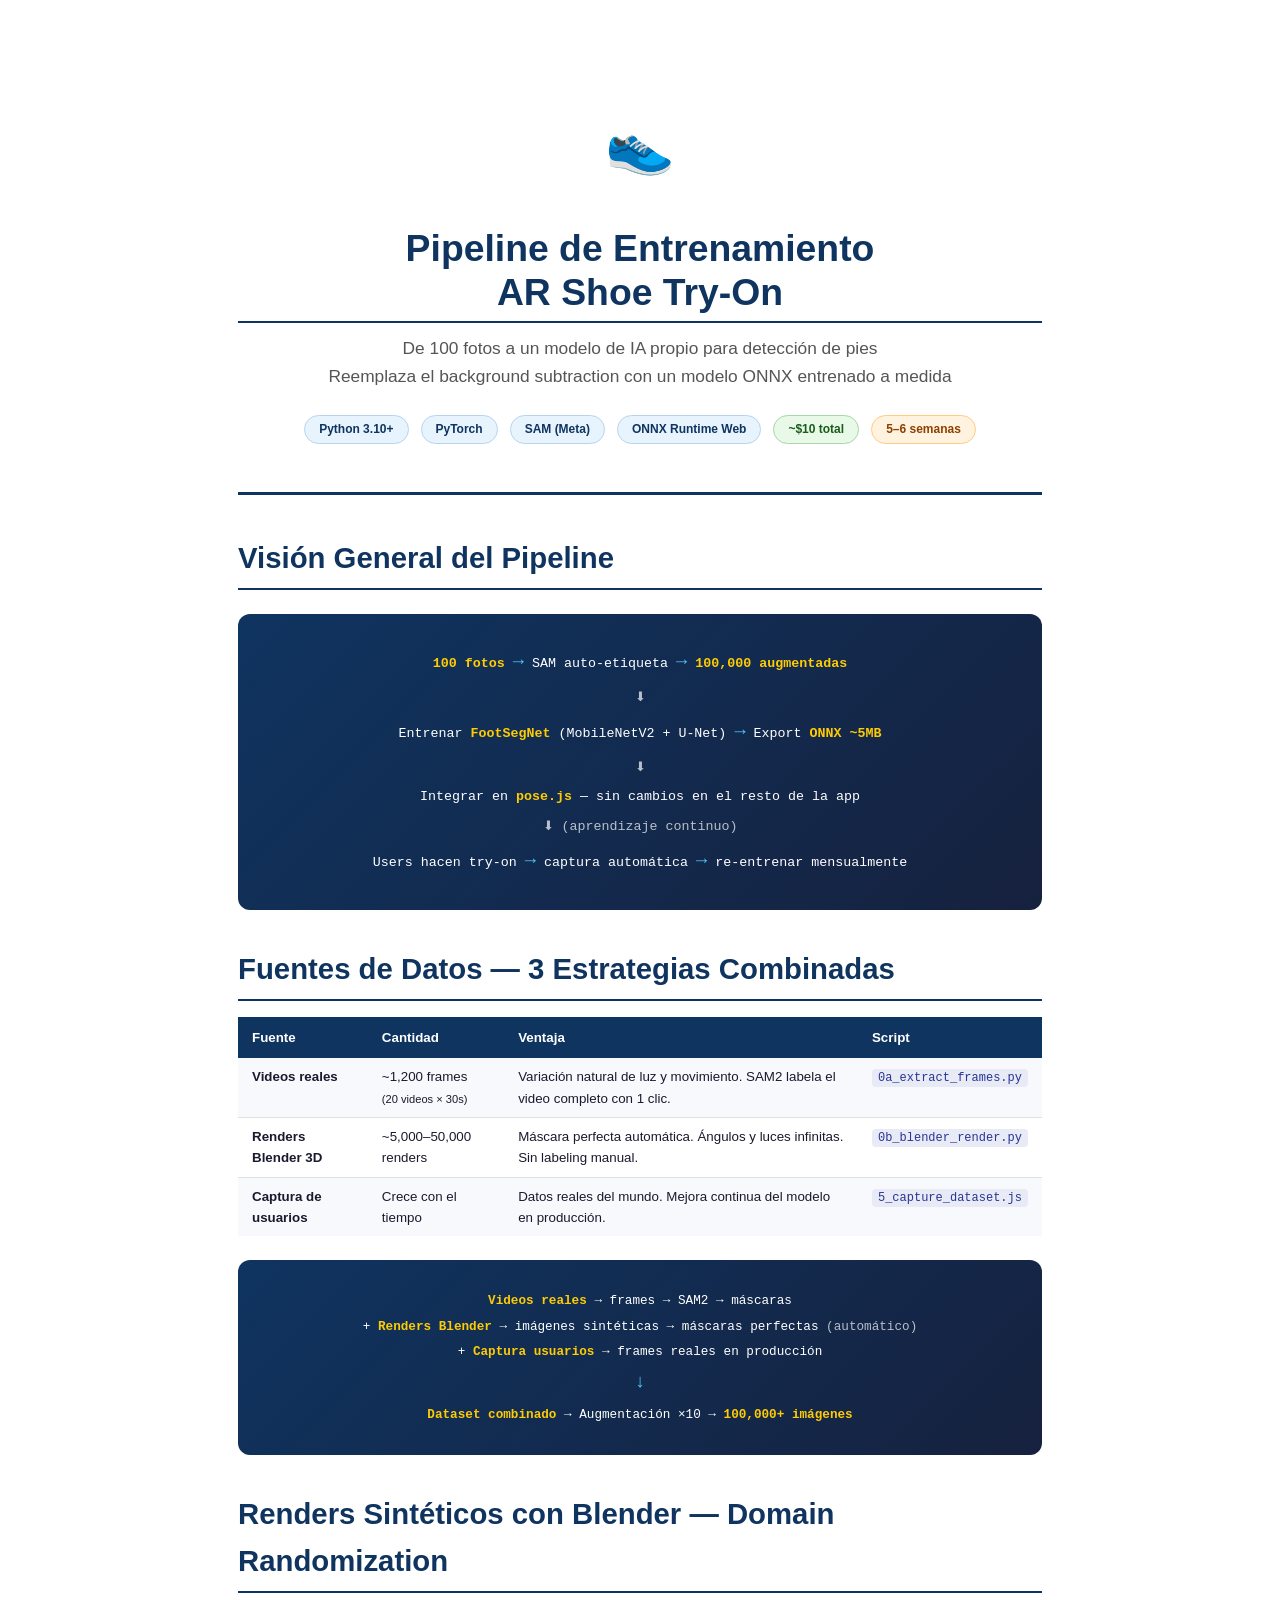
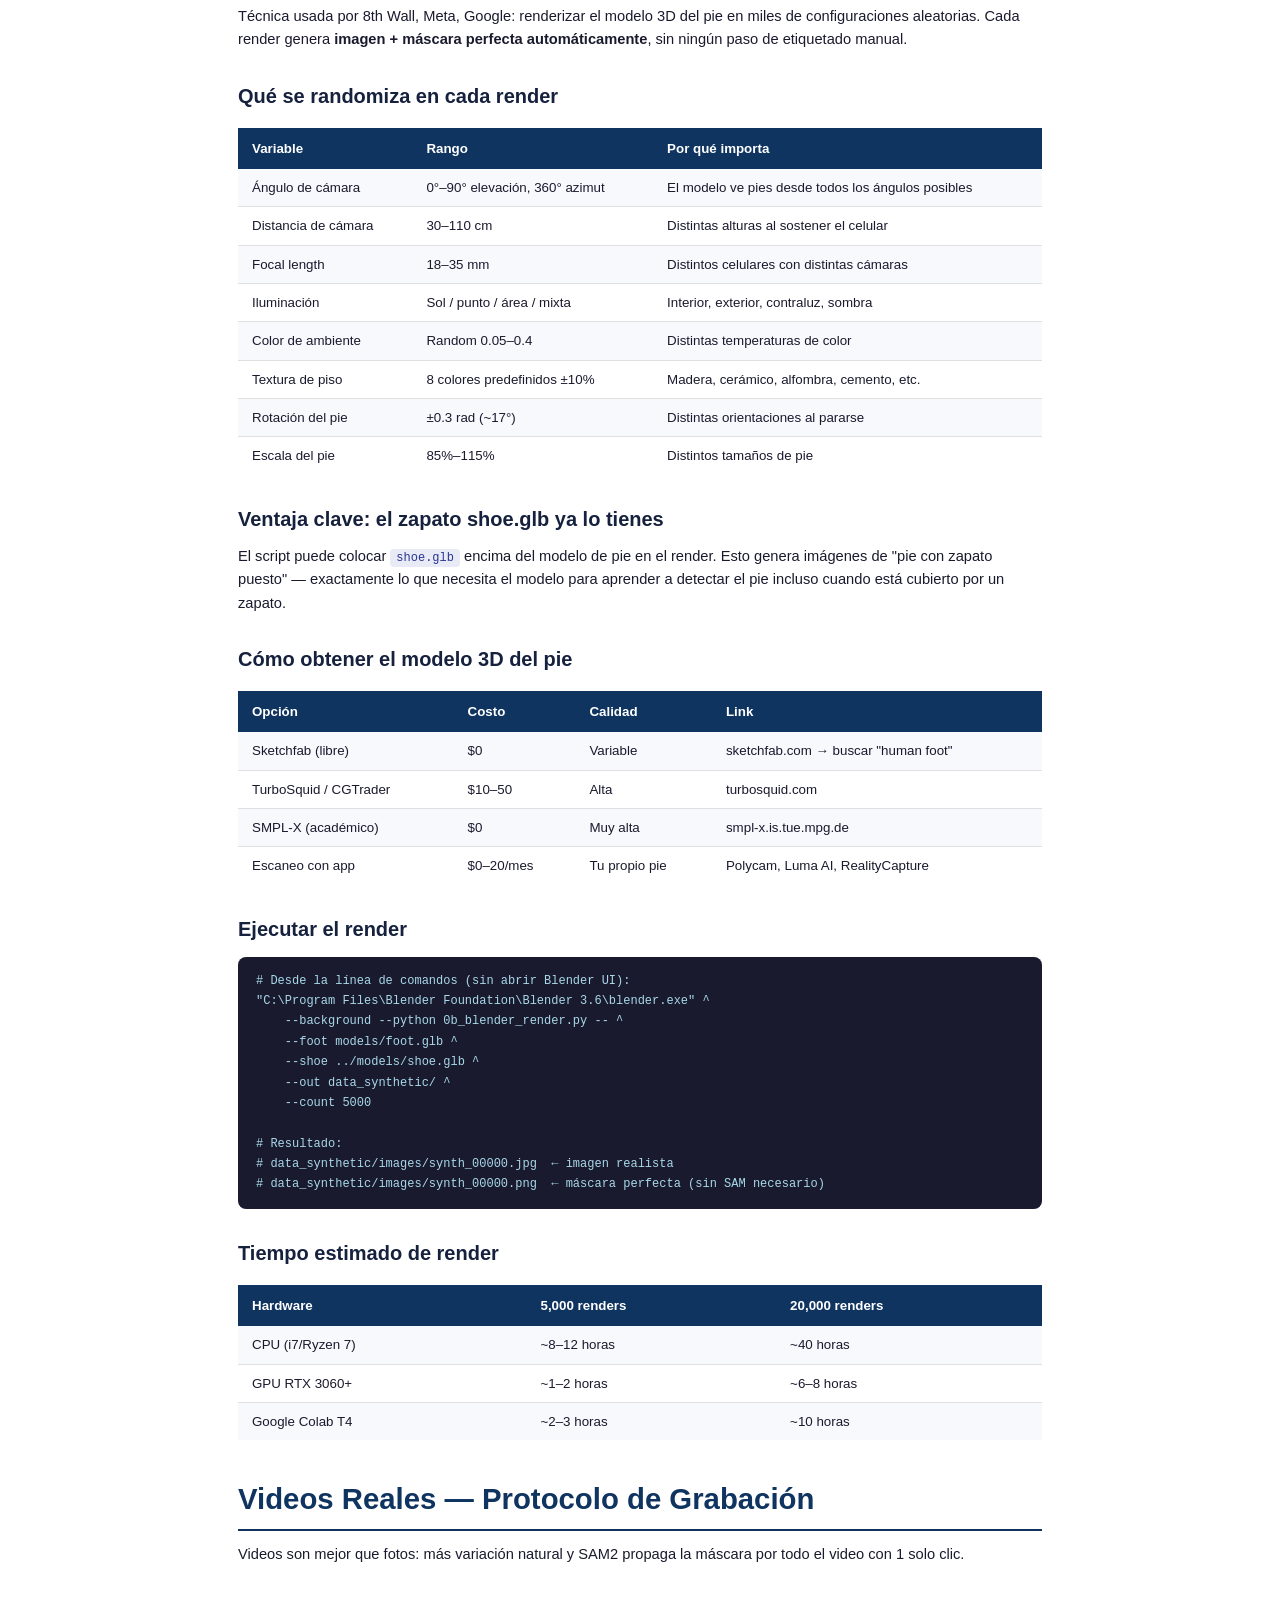
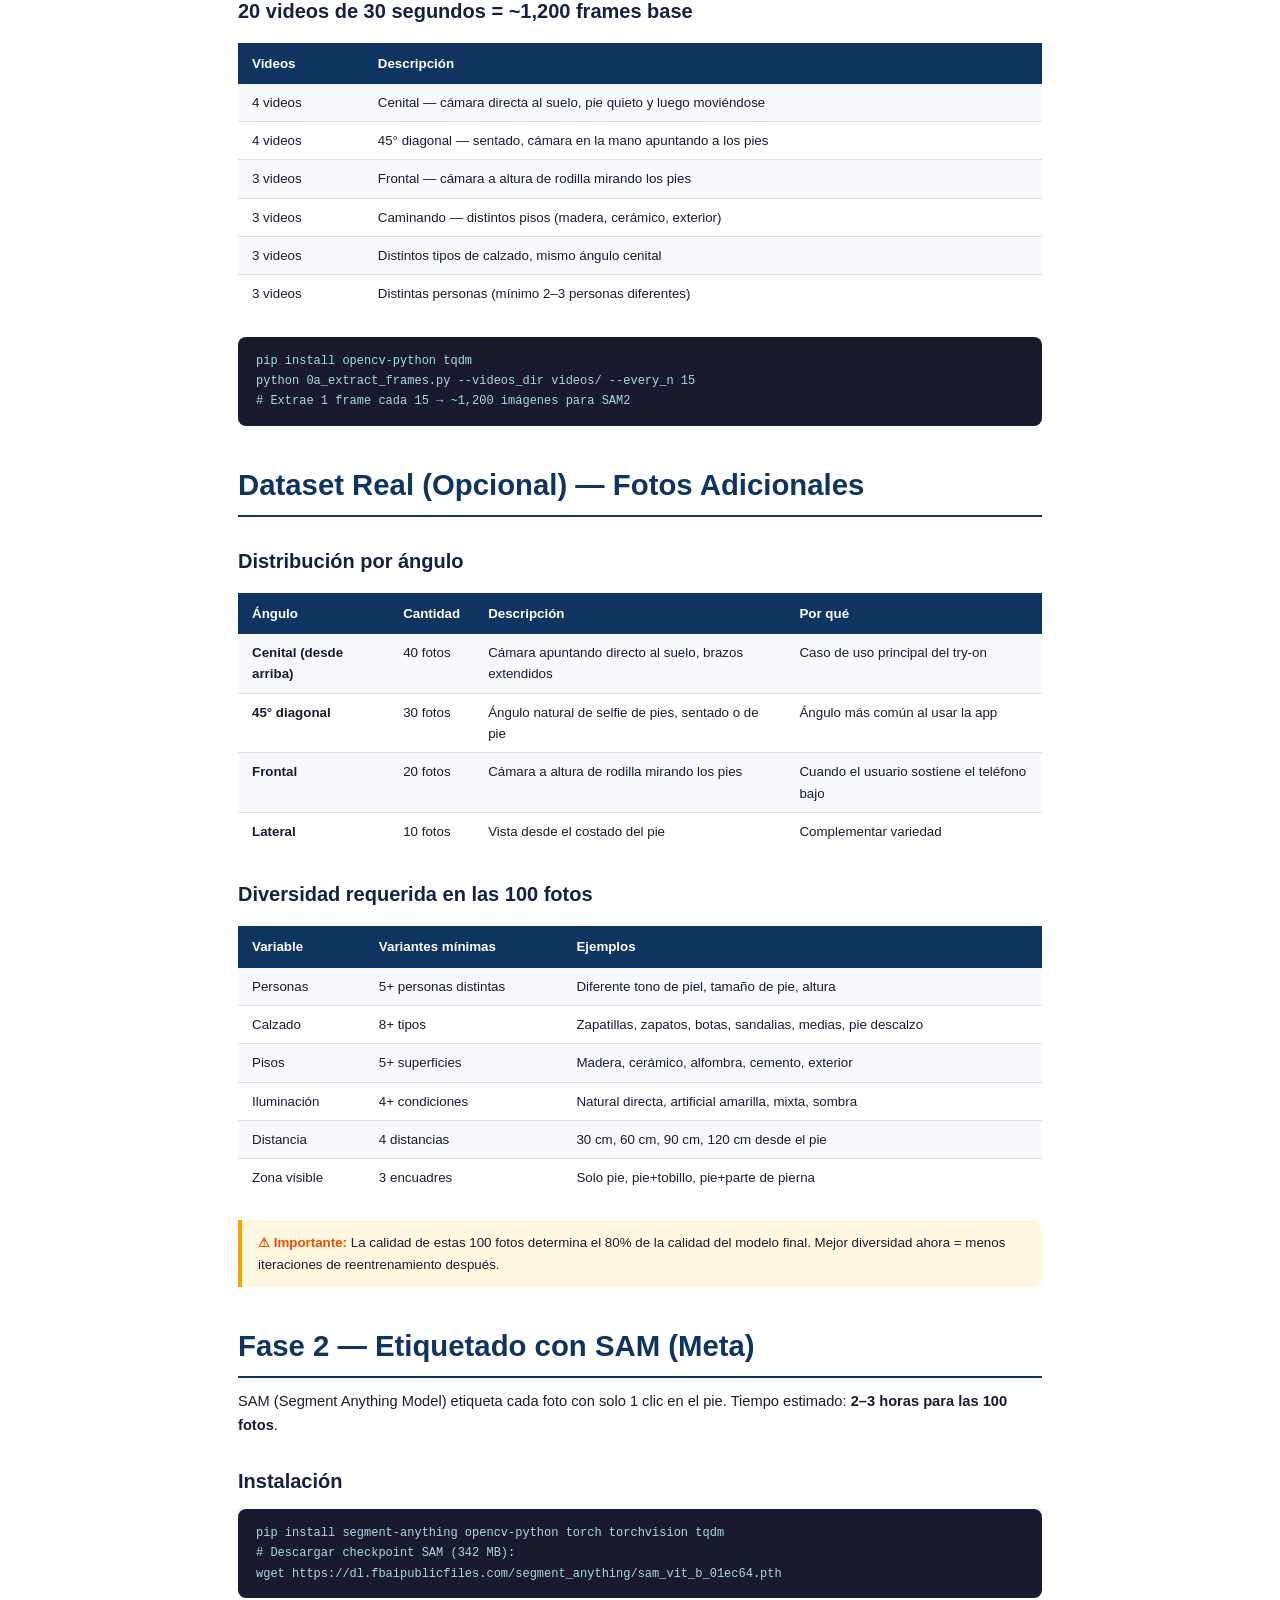
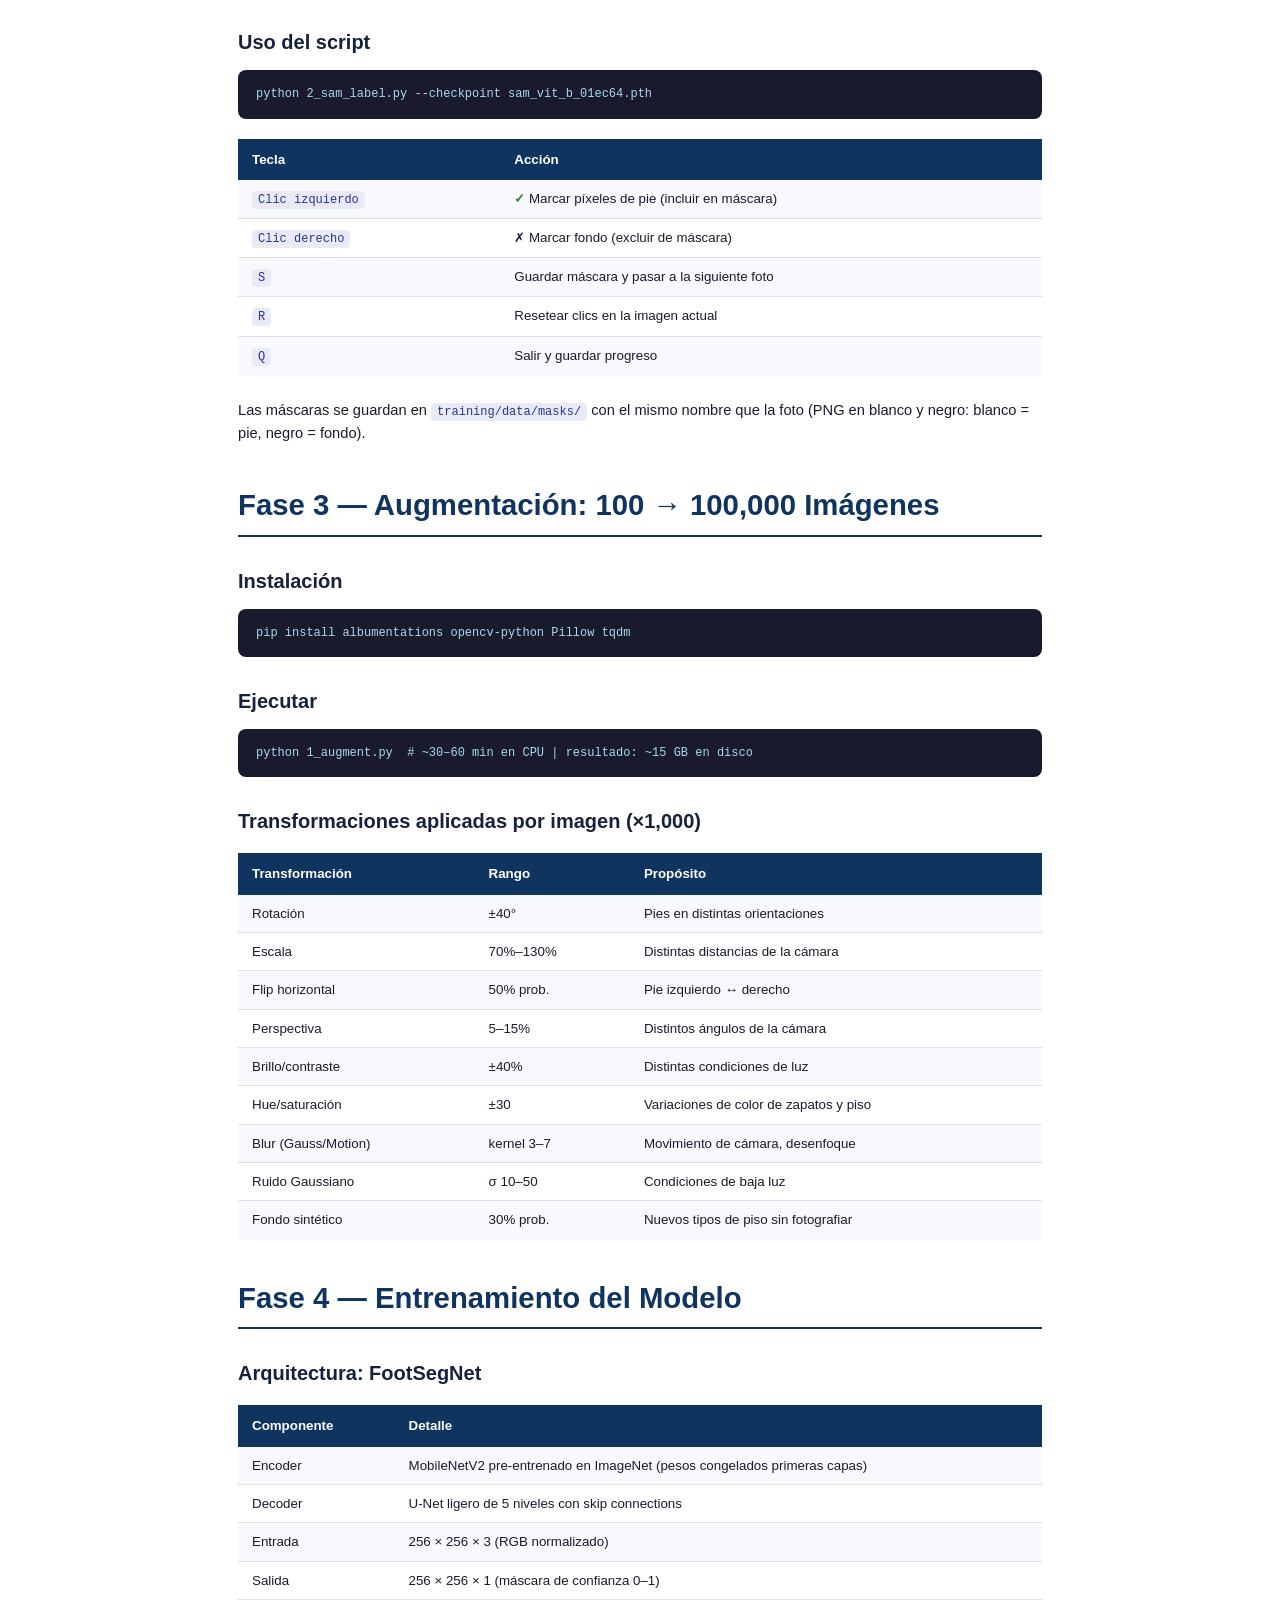
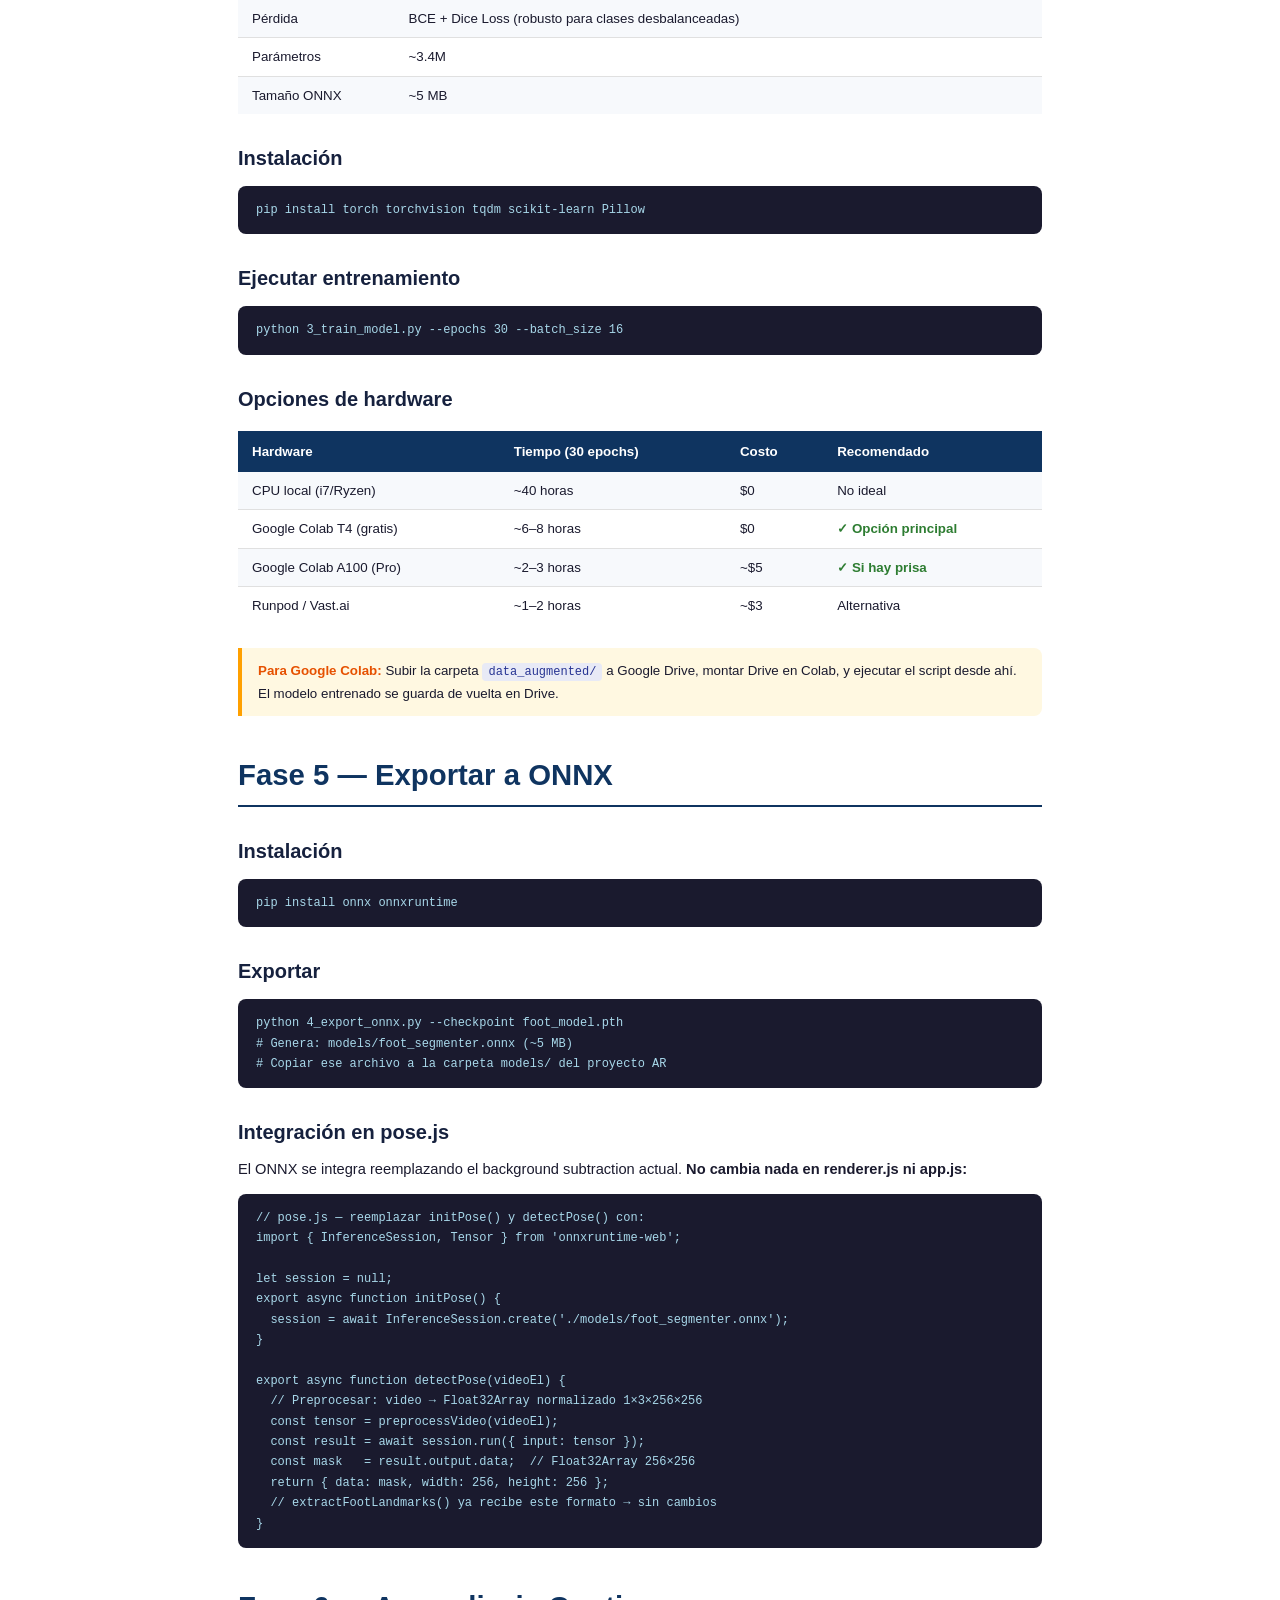
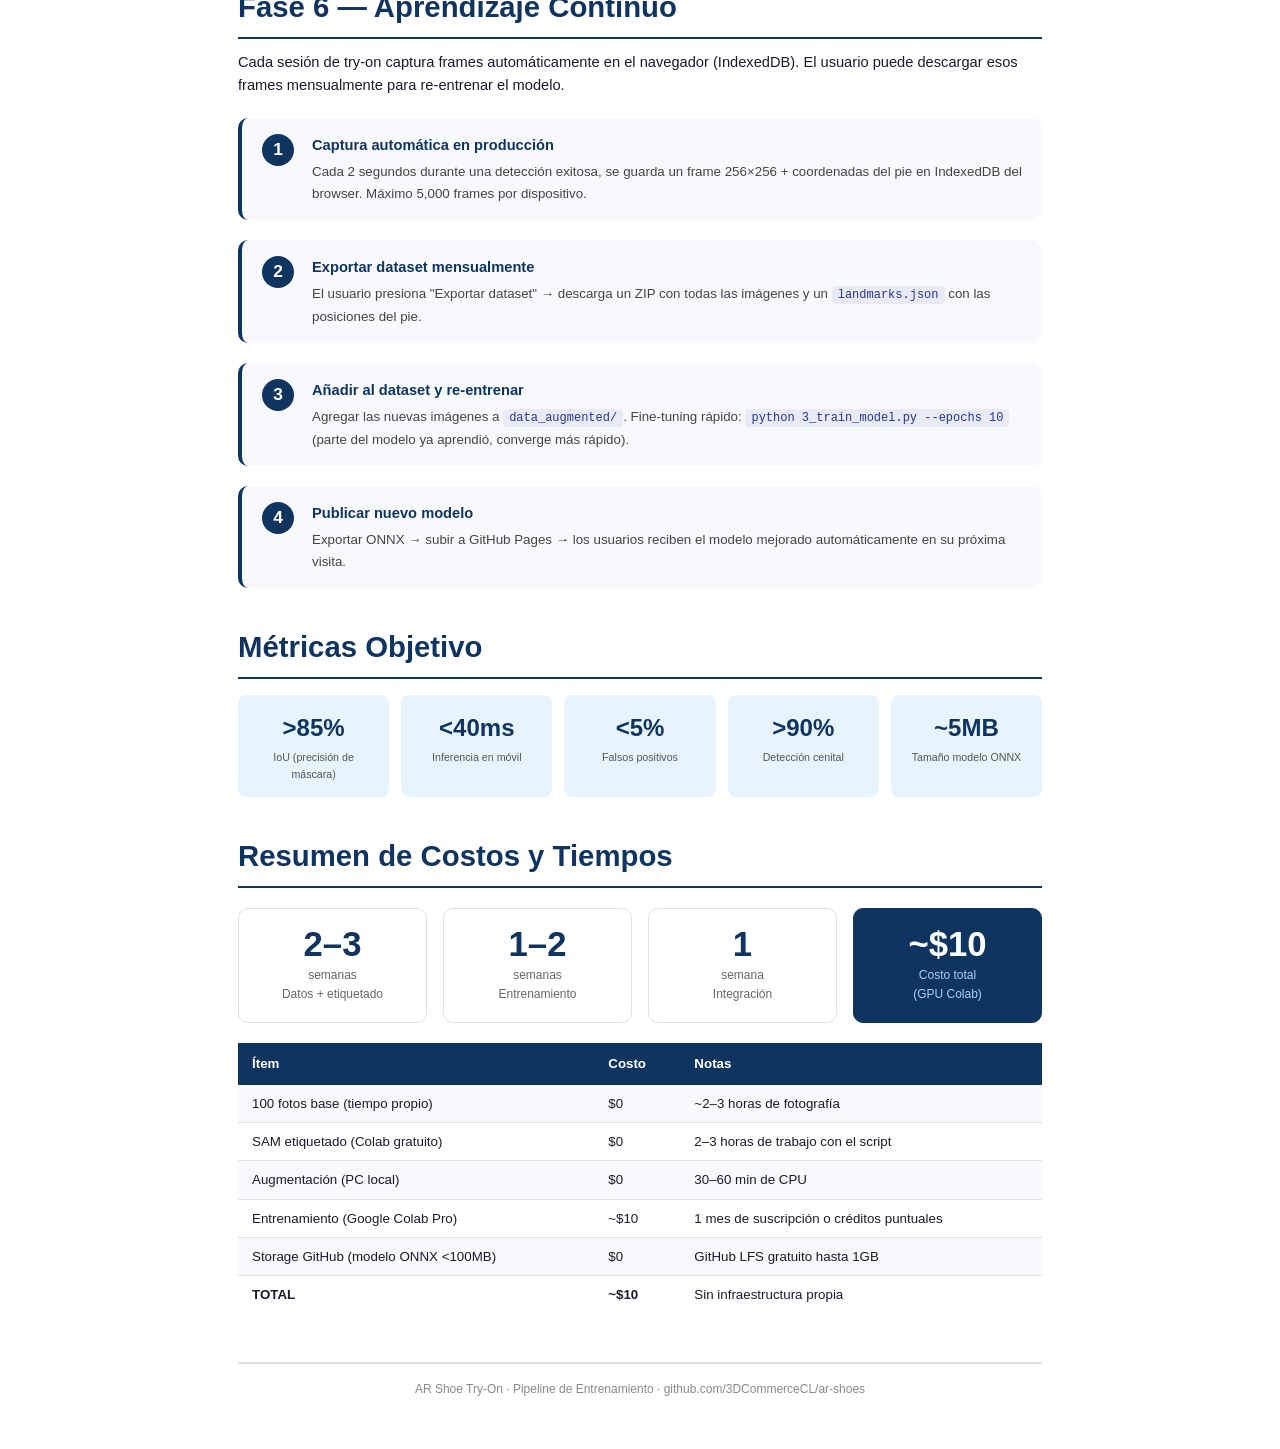
<file: training/PIPELINE.html>
<!DOCTYPE html>
<html lang="es">
<head>
<meta charset="UTF-8"/>
<title>Pipeline de Entrenamiento — AR Shoe Try-On</title>
<style>
  /* ---- Reset & Base ---- */
  *, *::before, *::after { box-sizing: border-box; margin: 0; padding: 0; }

  body {
    font-family: 'Segoe UI', Arial, sans-serif;
    font-size: 11pt;
    color: #1a1a2e;
    background: #fff;
    max-width: 900px;
    margin: 0 auto;
    padding: 40px 48px;
    line-height: 1.6;
  }

  /* ---- Portada ---- */
  .cover {
    text-align: center;
    padding: 60px 0 48px;
    border-bottom: 3px solid #0f3460;
    margin-bottom: 40px;
  }
  .cover .logo { font-size: 56px; margin-bottom: 16px; }
  .cover h1 {
    font-size: 28pt;
    font-weight: 800;
    color: #0f3460;
    line-height: 1.2;
    margin-bottom: 12px;
  }
  .cover .subtitle {
    font-size: 13pt;
    color: #555;
    margin-bottom: 24px;
  }
  .cover .badges { display: flex; justify-content: center; gap: 12px; flex-wrap: wrap; margin-top: 20px; }
  .badge {
    background: #e8f4fd;
    color: #0f3460;
    border: 1px solid #b8d4ed;
    border-radius: 20px;
    padding: 4px 14px;
    font-size: 9pt;
    font-weight: 600;
  }
  .badge.green  { background: #e8f9e8; color: #1a5c1a; border-color: #a8d8a8; }
  .badge.orange { background: #fff3e0; color: #8b4000; border-color: #ffcc80; }

  /* ---- Encabezados ---- */
  h1 { font-size: 22pt; color: #0f3460; margin: 36px 0 12px; border-bottom: 2px solid #0f3460; padding-bottom: 6px; }
  h2 { font-size: 15pt; color: #16213e; margin: 28px 0 10px; }
  h3 { font-size: 12pt; color: #0f3460; margin: 20px 0 8px; }
  p  { margin-bottom: 10px; }

  /* ---- Diagrama de flujo ---- */
  .flow {
    background: linear-gradient(135deg, #0f3460 0%, #16213e 100%);
    color: #fff;
    border-radius: 12px;
    padding: 28px 32px;
    margin: 24px 0;
    font-family: 'Courier New', monospace;
    font-size: 10pt;
    line-height: 2.2;
    text-align: center;
  }
  .flow .arrow { color: #4fc3f7; font-size: 14pt; }
  .flow .highlight { color: #ffcc02; font-weight: bold; }
  .flow .dim { opacity: 0.7; }

  /* ---- Tablas ---- */
  table { width: 100%; border-collapse: collapse; margin: 16px 0 24px; font-size: 10pt; }
  th {
    background: #0f3460;
    color: #fff;
    padding: 10px 14px;
    text-align: left;
    font-weight: 600;
  }
  td { padding: 8px 14px; border-bottom: 1px solid #e0e0e0; vertical-align: top; }
  tr:nth-child(even) td { background: #f7f9fc; }
  tr:last-child td { border-bottom: none; }
  td .check { color: #2e7d32; font-weight: bold; }
  td .warn  { color: #e65100; font-weight: bold; }

  /* ---- Pasos numerados ---- */
  .steps { counter-reset: step; margin: 20px 0; }
  .step  {
    counter-increment: step;
    display: flex;
    gap: 18px;
    align-items: flex-start;
    margin-bottom: 20px;
    padding: 16px 20px;
    background: #f7f9fc;
    border-radius: 10px;
    border-left: 4px solid #0f3460;
  }
  .step-num {
    background: #0f3460;
    color: #fff;
    width: 32px; height: 32px;
    border-radius: 50%;
    display: flex; align-items: center; justify-content: center;
    font-weight: 800;
    font-size: 13pt;
    flex-shrink: 0;
  }
  .step-content h3 { margin: 0 0 4px; color: #0f3460; font-size: 11pt; }
  .step-content p  { margin: 0; font-size: 10pt; color: #444; }

  /* ---- Código ---- */
  pre {
    background: #1a1a2e;
    color: #a8d8ea;
    border-radius: 8px;
    padding: 14px 18px;
    font-family: 'Courier New', monospace;
    font-size: 9pt;
    line-height: 1.7;
    overflow-x: auto;
    margin: 12px 0 20px;
  }
  code { background: #e8eaf6; border-radius: 4px; padding: 2px 6px; font-family: 'Courier New', monospace; font-size: 9pt; color: #283593; }

  /* ---- Tarjetas de costo ---- */
  .cards { display: flex; gap: 16px; margin: 20px 0; flex-wrap: wrap; }
  .card {
    flex: 1 1 160px;
    border: 1px solid #e0e0e0;
    border-radius: 10px;
    padding: 18px 16px;
    text-align: center;
  }
  .card .amount { font-size: 26pt; font-weight: 800; color: #0f3460; line-height: 1; }
  .card .label  { font-size: 9pt; color: #666; margin-top: 4px; }
  .card.highlight { background: #0f3460; border-color: #0f3460; }
  .card.highlight .amount { color: #fff; }
  .card.highlight .label  { color: #a8d0f0; }

  /* ---- Alerta ---- */
  .alert {
    background: #fff8e1;
    border-left: 4px solid #ffa000;
    border-radius: 0 8px 8px 0;
    padding: 12px 16px;
    margin: 16px 0;
    font-size: 10pt;
  }
  .alert strong { color: #e65100; }

  /* ---- Métrica ---- */
  .metrics { display: flex; gap: 12px; margin: 16px 0; flex-wrap: wrap; }
  .metric {
    flex: 1 1 140px;
    background: #e8f4fd;
    border-radius: 8px;
    padding: 14px 12px;
    text-align: center;
  }
  .metric .value { font-size: 18pt; font-weight: 800; color: #0f3460; }
  .metric .name  { font-size: 8pt; color: #555; margin-top: 2px; }

  /* ---- Print CSS ---- */
  @media print {
    body { padding: 20px 28px; max-width: 100%; font-size: 10pt; }
    .cover { padding: 40px 0 32px; }
    .cover h1 { font-size: 22pt; }
    h1 { font-size: 16pt; }
    h2 { font-size: 13pt; }
    pre { font-size: 8pt; }
    .cards, .metrics { flex-wrap: wrap; }
    .card, .metric { flex: 1 1 120px; }
    .step { page-break-inside: avoid; }
    table { page-break-inside: avoid; }
    h1, h2, h3 { page-break-after: avoid; }
  }
</style>
</head>
<body>

<!-- ==================== PORTADA ==================== -->
<div class="cover">
  <div class="logo">👟</div>
  <h1>Pipeline de Entrenamiento<br>AR Shoe Try-On</h1>
  <p class="subtitle">De 100 fotos a un modelo de IA propio para detección de pies<br>
  Reemplaza el background subtraction con un modelo ONNX entrenado a medida</p>
  <div class="badges">
    <span class="badge">Python 3.10+</span>
    <span class="badge">PyTorch</span>
    <span class="badge">SAM (Meta)</span>
    <span class="badge">ONNX Runtime Web</span>
    <span class="badge green">~$10 total</span>
    <span class="badge orange">5–6 semanas</span>
  </div>
</div>

<!-- ==================== DIAGRAMA GENERAL ==================== -->
<h1>Visión General del Pipeline</h1>

<div class="flow">
  <div><span class="highlight">100 fotos</span> <span class="arrow">→</span> SAM auto-etiqueta <span class="arrow">→</span> <span class="highlight">100,000 augmentadas</span></div>
  <div class="dim">⬇</div>
  <div>Entrenar <span class="highlight">FootSegNet</span> (MobileNetV2 + U-Net) <span class="arrow">→</span> Export <span class="highlight">ONNX ~5MB</span></div>
  <div class="dim">⬇</div>
  <div>Integrar en <span class="highlight">pose.js</span> — sin cambios en el resto de la app</div>
  <div class="dim">⬇ (aprendizaje continuo)</div>
  <div>Users hacen try-on <span class="arrow">→</span> captura automática <span class="arrow">→</span> re-entrenar mensualmente</div>
</div>

<!-- ==================== DATASET: 3 FUENTES ==================== -->
<h1>Fuentes de Datos — 3 Estrategias Combinadas</h1>

<table>
  <tr><th>Fuente</th><th>Cantidad</th><th>Ventaja</th><th>Script</th></tr>
  <tr>
    <td><strong>Videos reales</strong></td>
    <td>~1,200 frames<br><small>(20 videos × 30s)</small></td>
    <td>Variación natural de luz y movimiento. SAM2 labela el video completo con 1 clic.</td>
    <td><code>0a_extract_frames.py</code></td>
  </tr>
  <tr>
    <td><strong>Renders Blender 3D</strong></td>
    <td>~5,000–50,000 renders</td>
    <td>Máscara perfecta automática. Ángulos y luces infinitas. Sin labeling manual.</td>
    <td><code>0b_blender_render.py</code></td>
  </tr>
  <tr>
    <td><strong>Captura de usuarios</strong></td>
    <td>Crece con el tiempo</td>
    <td>Datos reales del mundo. Mejora continua del modelo en producción.</td>
    <td><code>5_capture_dataset.js</code></td>
  </tr>
</table>

<div class="flow" style="font-size:9.5pt;line-height:2">
  <div><span class="highlight">Videos reales</span> → frames → SAM2 → máscaras</div>
  <div>+ <span class="highlight">Renders Blender</span> → imágenes sintéticas → máscaras perfectas <span class="dim">(automático)</span></div>
  <div>+ <span class="highlight">Captura usuarios</span> → frames reales en producción</div>
  <div class="arrow">↓</div>
  <div><span class="highlight">Dataset combinado</span> → Augmentación ×10 → <span class="highlight">100,000+ imágenes</span></div>
</div>

<!-- ==================== RENDERS SINTÉTICOS ==================== -->
<h1>Renders Sintéticos con Blender — Domain Randomization</h1>

<p>Técnica usada por 8th Wall, Meta, Google: renderizar el modelo 3D del pie en miles de configuraciones aleatorias. Cada render genera <strong>imagen + máscara perfecta automáticamente</strong>, sin ningún paso de etiquetado manual.</p>

<h2>Qué se randomiza en cada render</h2>
<table>
  <tr><th>Variable</th><th>Rango</th><th>Por qué importa</th></tr>
  <tr><td>Ángulo de cámara</td><td>0°–90° elevación, 360° azimut</td><td>El modelo ve pies desde todos los ángulos posibles</td></tr>
  <tr><td>Distancia de cámara</td><td>30–110 cm</td><td>Distintas alturas al sostener el celular</td></tr>
  <tr><td>Focal length</td><td>18–35 mm</td><td>Distintos celulares con distintas cámaras</td></tr>
  <tr><td>Iluminación</td><td>Sol / punto / área / mixta</td><td>Interior, exterior, contraluz, sombra</td></tr>
  <tr><td>Color de ambiente</td><td>Random 0.05–0.4</td><td>Distintas temperaturas de color</td></tr>
  <tr><td>Textura de piso</td><td>8 colores predefinidos ±10%</td><td>Madera, cerámico, alfombra, cemento, etc.</td></tr>
  <tr><td>Rotación del pie</td><td>±0.3 rad (~17°)</td><td>Distintas orientaciones al pararse</td></tr>
  <tr><td>Escala del pie</td><td>85%–115%</td><td>Distintos tamaños de pie</td></tr>
</table>

<h2>Ventaja clave: el zapato shoe.glb ya lo tienes</h2>
<p>El script puede colocar <code>shoe.glb</code> encima del modelo de pie en el render. Esto genera imágenes de "pie con zapato puesto" — exactamente lo que necesita el modelo para aprender a detectar el pie incluso cuando está cubierto por un zapato.</p>

<h2>Cómo obtener el modelo 3D del pie</h2>
<table>
  <tr><th>Opción</th><th>Costo</th><th>Calidad</th><th>Link</th></tr>
  <tr><td>Sketchfab (libre)</td><td>$0</td><td>Variable</td><td>sketchfab.com → buscar "human foot"</td></tr>
  <tr><td>TurboSquid / CGTrader</td><td>$10–50</td><td>Alta</td><td>turbosquid.com</td></tr>
  <tr><td>SMPL-X (académico)</td><td>$0</td><td>Muy alta</td><td>smpl-x.is.tue.mpg.de</td></tr>
  <tr><td>Escaneo con app</td><td>$0–20/mes</td><td>Tu propio pie</td><td>Polycam, Luma AI, RealityCapture</td></tr>
</table>

<h2>Ejecutar el render</h2>
<pre># Desde la línea de comandos (sin abrir Blender UI):
"C:\Program Files\Blender Foundation\Blender 3.6\blender.exe" ^
    --background --python 0b_blender_render.py -- ^
    --foot models/foot.glb ^
    --shoe ../models/shoe.glb ^
    --out data_synthetic/ ^
    --count 5000

# Resultado:
# data_synthetic/images/synth_00000.jpg  ← imagen realista
# data_synthetic/images/synth_00000.png  ← máscara perfecta (sin SAM necesario)</pre>

<h2>Tiempo estimado de render</h2>
<table>
  <tr><th>Hardware</th><th>5,000 renders</th><th>20,000 renders</th></tr>
  <tr><td>CPU (i7/Ryzen 7)</td><td>~8–12 horas</td><td>~40 horas</td></tr>
  <tr><td>GPU RTX 3060+</td><td>~1–2 horas</td><td>~6–8 horas</td></tr>
  <tr><td>Google Colab T4</td><td>~2–3 horas</td><td>~10 horas</td></tr>
</table>

<!-- ==================== VIDEOS ==================== -->
<h1>Videos Reales — Protocolo de Grabación</h1>

<p>Videos son mejor que fotos: más variación natural y SAM2 propaga la máscara por todo el video con 1 solo clic.</p>

<h2>20 videos de 30 segundos = ~1,200 frames base</h2>
<table>
  <tr><th>Videos</th><th>Descripción</th></tr>
  <tr><td>4 videos</td><td>Cenital — cámara directa al suelo, pie quieto y luego moviéndose</td></tr>
  <tr><td>4 videos</td><td>45° diagonal — sentado, cámara en la mano apuntando a los pies</td></tr>
  <tr><td>3 videos</td><td>Frontal — cámara a altura de rodilla mirando los pies</td></tr>
  <tr><td>3 videos</td><td>Caminando — distintos pisos (madera, cerámico, exterior)</td></tr>
  <tr><td>3 videos</td><td>Distintos tipos de calzado, mismo ángulo cenital</td></tr>
  <tr><td>3 videos</td><td>Distintas personas (mínimo 2–3 personas diferentes)</td></tr>
</table>

<pre>pip install opencv-python tqdm
python 0a_extract_frames.py --videos_dir videos/ --every_n 15
# Extrae 1 frame cada 15 → ~1,200 imágenes para SAM2</pre>

<!-- ==================== FASE 1: FOTOS ==================== -->
<h1>Dataset Real (Opcional) — Fotos Adicionales</h1>

<h2>Distribución por ángulo</h2>
<table>
  <tr><th>Ángulo</th><th>Cantidad</th><th>Descripción</th><th>Por qué</th></tr>
  <tr><td><strong>Cenital (desde arriba)</strong></td><td>40 fotos</td><td>Cámara apuntando directo al suelo, brazos extendidos</td><td>Caso de uso principal del try-on</td></tr>
  <tr><td><strong>45° diagonal</strong></td><td>30 fotos</td><td>Ángulo natural de selfie de pies, sentado o de pie</td><td>Ángulo más común al usar la app</td></tr>
  <tr><td><strong>Frontal</strong></td><td>20 fotos</td><td>Cámara a altura de rodilla mirando los pies</td><td>Cuando el usuario sostiene el teléfono bajo</td></tr>
  <tr><td><strong>Lateral</strong></td><td>10 fotos</td><td>Vista desde el costado del pie</td><td>Complementar variedad</td></tr>
</table>

<h2>Diversidad requerida en las 100 fotos</h2>
<table>
  <tr><th>Variable</th><th>Variantes mínimas</th><th>Ejemplos</th></tr>
  <tr><td>Personas</td><td>5+ personas distintas</td><td>Diferente tono de piel, tamaño de pie, altura</td></tr>
  <tr><td>Calzado</td><td>8+ tipos</td><td>Zapatillas, zapatos, botas, sandalias, medias, pie descalzo</td></tr>
  <tr><td>Pisos</td><td>5+ superficies</td><td>Madera, cerámico, alfombra, cemento, exterior</td></tr>
  <tr><td>Iluminación</td><td>4+ condiciones</td><td>Natural directa, artificial amarilla, mixta, sombra</td></tr>
  <tr><td>Distancia</td><td>4 distancias</td><td>30 cm, 60 cm, 90 cm, 120 cm desde el pie</td></tr>
  <tr><td>Zona visible</td><td>3 encuadres</td><td>Solo pie, pie+tobillo, pie+parte de pierna</td></tr>
</table>

<div class="alert">
  <strong>⚠ Importante:</strong> La calidad de estas 100 fotos determina el 80% de la calidad del modelo final. Mejor diversidad ahora = menos iteraciones de reentrenamiento después.
</div>

<!-- ==================== FASE 2: ETIQUETADO ==================== -->
<h1>Fase 2 — Etiquetado con SAM (Meta)</h1>

<p>SAM (Segment Anything Model) etiqueta cada foto con solo 1 clic en el pie. Tiempo estimado: <strong>2–3 horas para las 100 fotos</strong>.</p>

<h2>Instalación</h2>
<pre>pip install segment-anything opencv-python torch torchvision tqdm
# Descargar checkpoint SAM (342 MB):
wget https://dl.fbaipublicfiles.com/segment_anything/sam_vit_b_01ec64.pth</pre>

<h2>Uso del script</h2>
<pre>python 2_sam_label.py --checkpoint sam_vit_b_01ec64.pth</pre>

<table>
  <tr><th>Tecla</th><th>Acción</th></tr>
  <tr><td><code>Clic izquierdo</code></td><td><span class="check">✓</span> Marcar píxeles de pie (incluir en máscara)</td></tr>
  <tr><td><code>Clic derecho</code></td><td>✗ Marcar fondo (excluir de máscara)</td></tr>
  <tr><td><code>S</code></td><td>Guardar máscara y pasar a la siguiente foto</td></tr>
  <tr><td><code>R</code></td><td>Resetear clics en la imagen actual</td></tr>
  <tr><td><code>Q</code></td><td>Salir y guardar progreso</td></tr>
</table>

<p>Las máscaras se guardan en <code>training/data/masks/</code> con el mismo nombre que la foto (PNG en blanco y negro: blanco = pie, negro = fondo).</p>

<!-- ==================== FASE 3: AUGMENTACIÓN ==================== -->
<h1>Fase 3 — Augmentación: 100 → 100,000 Imágenes</h1>

<h2>Instalación</h2>
<pre>pip install albumentations opencv-python Pillow tqdm</pre>

<h2>Ejecutar</h2>
<pre>python 1_augment.py  # ~30–60 min en CPU | resultado: ~15 GB en disco</pre>

<h2>Transformaciones aplicadas por imagen (×1,000)</h2>
<table>
  <tr><th>Transformación</th><th>Rango</th><th>Propósito</th></tr>
  <tr><td>Rotación</td><td>±40°</td><td>Pies en distintas orientaciones</td></tr>
  <tr><td>Escala</td><td>70%–130%</td><td>Distintas distancias de la cámara</td></tr>
  <tr><td>Flip horizontal</td><td>50% prob.</td><td>Pie izquierdo ↔ derecho</td></tr>
  <tr><td>Perspectiva</td><td>5–15%</td><td>Distintos ángulos de la cámara</td></tr>
  <tr><td>Brillo/contraste</td><td>±40%</td><td>Distintas condiciones de luz</td></tr>
  <tr><td>Hue/saturación</td><td>±30</td><td>Variaciones de color de zapatos y piso</td></tr>
  <tr><td>Blur (Gauss/Motion)</td><td>kernel 3–7</td><td>Movimiento de cámara, desenfoque</td></tr>
  <tr><td>Ruido Gaussiano</td><td>σ 10–50</td><td>Condiciones de baja luz</td></tr>
  <tr><td>Fondo sintético</td><td>30% prob.</td><td>Nuevos tipos de piso sin fotografiar</td></tr>
</table>

<!-- ==================== FASE 4: ENTRENAMIENTO ==================== -->
<h1>Fase 4 — Entrenamiento del Modelo</h1>

<h2>Arquitectura: FootSegNet</h2>
<table>
  <tr><th>Componente</th><th>Detalle</th></tr>
  <tr><td>Encoder</td><td>MobileNetV2 pre-entrenado en ImageNet (pesos congelados primeras capas)</td></tr>
  <tr><td>Decoder</td><td>U-Net ligero de 5 niveles con skip connections</td></tr>
  <tr><td>Entrada</td><td>256 × 256 × 3 (RGB normalizado)</td></tr>
  <tr><td>Salida</td><td>256 × 256 × 1 (máscara de confianza 0–1)</td></tr>
  <tr><td>Pérdida</td><td>BCE + Dice Loss (robusto para clases desbalanceadas)</td></tr>
  <tr><td>Parámetros</td><td>~3.4M</td></tr>
  <tr><td>Tamaño ONNX</td><td>~5 MB</td></tr>
</table>

<h2>Instalación</h2>
<pre>pip install torch torchvision tqdm scikit-learn Pillow</pre>

<h2>Ejecutar entrenamiento</h2>
<pre>python 3_train_model.py --epochs 30 --batch_size 16</pre>

<h2>Opciones de hardware</h2>
<table>
  <tr><th>Hardware</th><th>Tiempo (30 epochs)</th><th>Costo</th><th>Recomendado</th></tr>
  <tr><td>CPU local (i7/Ryzen)</td><td>~40 horas</td><td>$0</td><td>No ideal</td></tr>
  <tr><td>Google Colab T4 (gratis)</td><td>~6–8 horas</td><td>$0</td><td><span class="check">✓ Opción principal</span></td></tr>
  <tr><td>Google Colab A100 (Pro)</td><td>~2–3 horas</td><td>~$5</td><td><span class="check">✓ Si hay prisa</span></td></tr>
  <tr><td>Runpod / Vast.ai</td><td>~1–2 horas</td><td>~$3</td><td>Alternativa</td></tr>
</table>

<div class="alert">
  <strong>Para Google Colab:</strong> Subir la carpeta <code>data_augmented/</code> a Google Drive, montar Drive en Colab, y ejecutar el script desde ahí. El modelo entrenado se guarda de vuelta en Drive.
</div>

<!-- ==================== FASE 5: EXPORT ==================== -->
<h1>Fase 5 — Exportar a ONNX</h1>

<h2>Instalación</h2>
<pre>pip install onnx onnxruntime</pre>

<h2>Exportar</h2>
<pre>python 4_export_onnx.py --checkpoint foot_model.pth
# Genera: models/foot_segmenter.onnx (~5 MB)
# Copiar ese archivo a la carpeta models/ del proyecto AR</pre>

<h2>Integración en pose.js</h2>
<p>El ONNX se integra reemplazando el background subtraction actual. <strong>No cambia nada en renderer.js ni app.js:</strong></p>
<pre>// pose.js — reemplazar initPose() y detectPose() con:
import { InferenceSession, Tensor } from 'onnxruntime-web';

let session = null;
export async function initPose() {
  session = await InferenceSession.create('./models/foot_segmenter.onnx');
}

export async function detectPose(videoEl) {
  // Preprocesar: video → Float32Array normalizado 1×3×256×256
  const tensor = preprocessVideo(videoEl);
  const result = await session.run({ input: tensor });
  const mask   = result.output.data;  // Float32Array 256×256
  return { data: mask, width: 256, height: 256 };
  // extractFootLandmarks() ya recibe este formato → sin cambios
}</pre>

<!-- ==================== FASE 6: CAPTURA CONTINUA ==================== -->
<h1>Fase 6 — Aprendizaje Continuo</h1>

<p>Cada sesión de try-on captura frames automáticamente en el navegador (IndexedDB). El usuario puede descargar esos frames mensualmente para re-entrenar el modelo.</p>

<div class="steps">
  <div class="step">
    <div class="step-num">1</div>
    <div class="step-content">
      <h3>Captura automática en producción</h3>
      <p>Cada 2 segundos durante una detección exitosa, se guarda un frame 256×256 + coordenadas del pie en IndexedDB del browser. Máximo 5,000 frames por dispositivo.</p>
    </div>
  </div>
  <div class="step">
    <div class="step-num">2</div>
    <div class="step-content">
      <h3>Exportar dataset mensualmente</h3>
      <p>El usuario presiona "Exportar dataset" → descarga un ZIP con todas las imágenes y un <code>landmarks.json</code> con las posiciones del pie.</p>
    </div>
  </div>
  <div class="step">
    <div class="step-num">3</div>
    <div class="step-content">
      <h3>Añadir al dataset y re-entrenar</h3>
      <p>Agregar las nuevas imágenes a <code>data_augmented/</code>. Fine-tuning rápido: <code>python 3_train_model.py --epochs 10</code> (parte del modelo ya aprendió, converge más rápido).</p>
    </div>
  </div>
  <div class="step">
    <div class="step-num">4</div>
    <div class="step-content">
      <h3>Publicar nuevo modelo</h3>
      <p>Exportar ONNX → subir a GitHub Pages → los usuarios reciben el modelo mejorado automáticamente en su próxima visita.</p>
    </div>
  </div>
</div>

<!-- ==================== MÉTRICAS ==================== -->
<h1>Métricas Objetivo</h1>

<div class="metrics">
  <div class="metric"><div class="value">&gt;85%</div><div class="name">IoU (precisión de máscara)</div></div>
  <div class="metric"><div class="value">&lt;40ms</div><div class="name">Inferencia en móvil</div></div>
  <div class="metric"><div class="value">&lt;5%</div><div class="name">Falsos positivos</div></div>
  <div class="metric"><div class="value">&gt;90%</div><div class="name">Detección cenital</div></div>
  <div class="metric"><div class="value">~5MB</div><div class="name">Tamaño modelo ONNX</div></div>
</div>

<!-- ==================== COSTOS ==================== -->
<h1>Resumen de Costos y Tiempos</h1>

<div class="cards">
  <div class="card"><div class="amount">2–3</div><div class="label">semanas<br>Datos + etiquetado</div></div>
  <div class="card"><div class="amount">1–2</div><div class="label">semanas<br>Entrenamiento</div></div>
  <div class="card"><div class="amount">1</div><div class="label">semana<br>Integración</div></div>
  <div class="card highlight"><div class="amount">~$10</div><div class="label">Costo total<br>(GPU Colab)</div></div>
</div>

<table>
  <tr><th>Ítem</th><th>Costo</th><th>Notas</th></tr>
  <tr><td>100 fotos base (tiempo propio)</td><td>$0</td><td>~2–3 horas de fotografía</td></tr>
  <tr><td>SAM etiquetado (Colab gratuito)</td><td>$0</td><td>2–3 horas de trabajo con el script</td></tr>
  <tr><td>Augmentación (PC local)</td><td>$0</td><td>30–60 min de CPU</td></tr>
  <tr><td>Entrenamiento (Google Colab Pro)</td><td>~$10</td><td>1 mes de suscripción o créditos puntuales</td></tr>
  <tr><td>Storage GitHub (modelo ONNX &lt;100MB)</td><td>$0</td><td>GitHub LFS gratuito hasta 1GB</td></tr>
  <tr><td><strong>TOTAL</strong></td><td><strong>~$10</strong></td><td>Sin infraestructura propia</td></tr>
</table>

<!-- ==================== PIE DE PÁGINA ==================== -->
<hr style="margin-top:48px;border:none;border-top:2px solid #e0e0e0"/>
<p style="text-align:center;color:#888;font-size:9pt;margin-top:16px">
  AR Shoe Try-On · Pipeline de Entrenamiento · github.com/3DCommerceCL/ar-shoes
</p>

</body>
</html>
</file>
